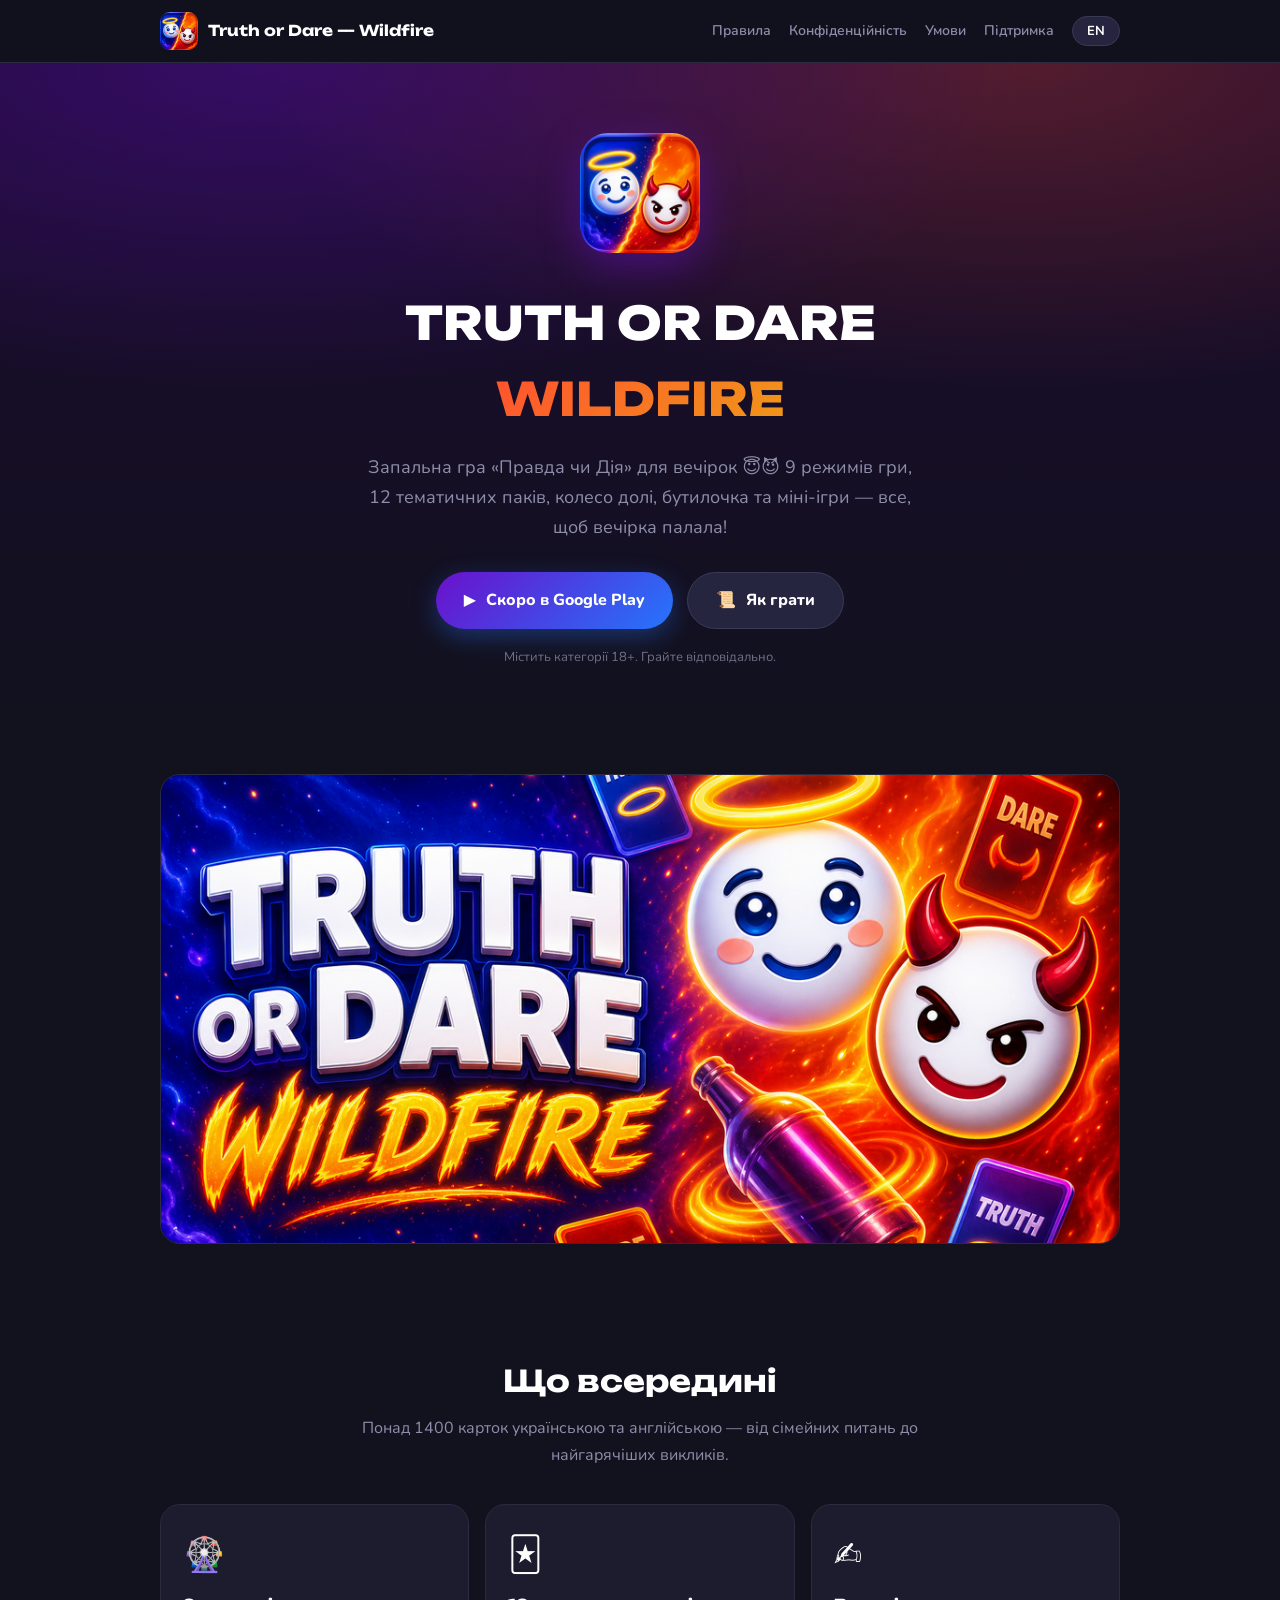
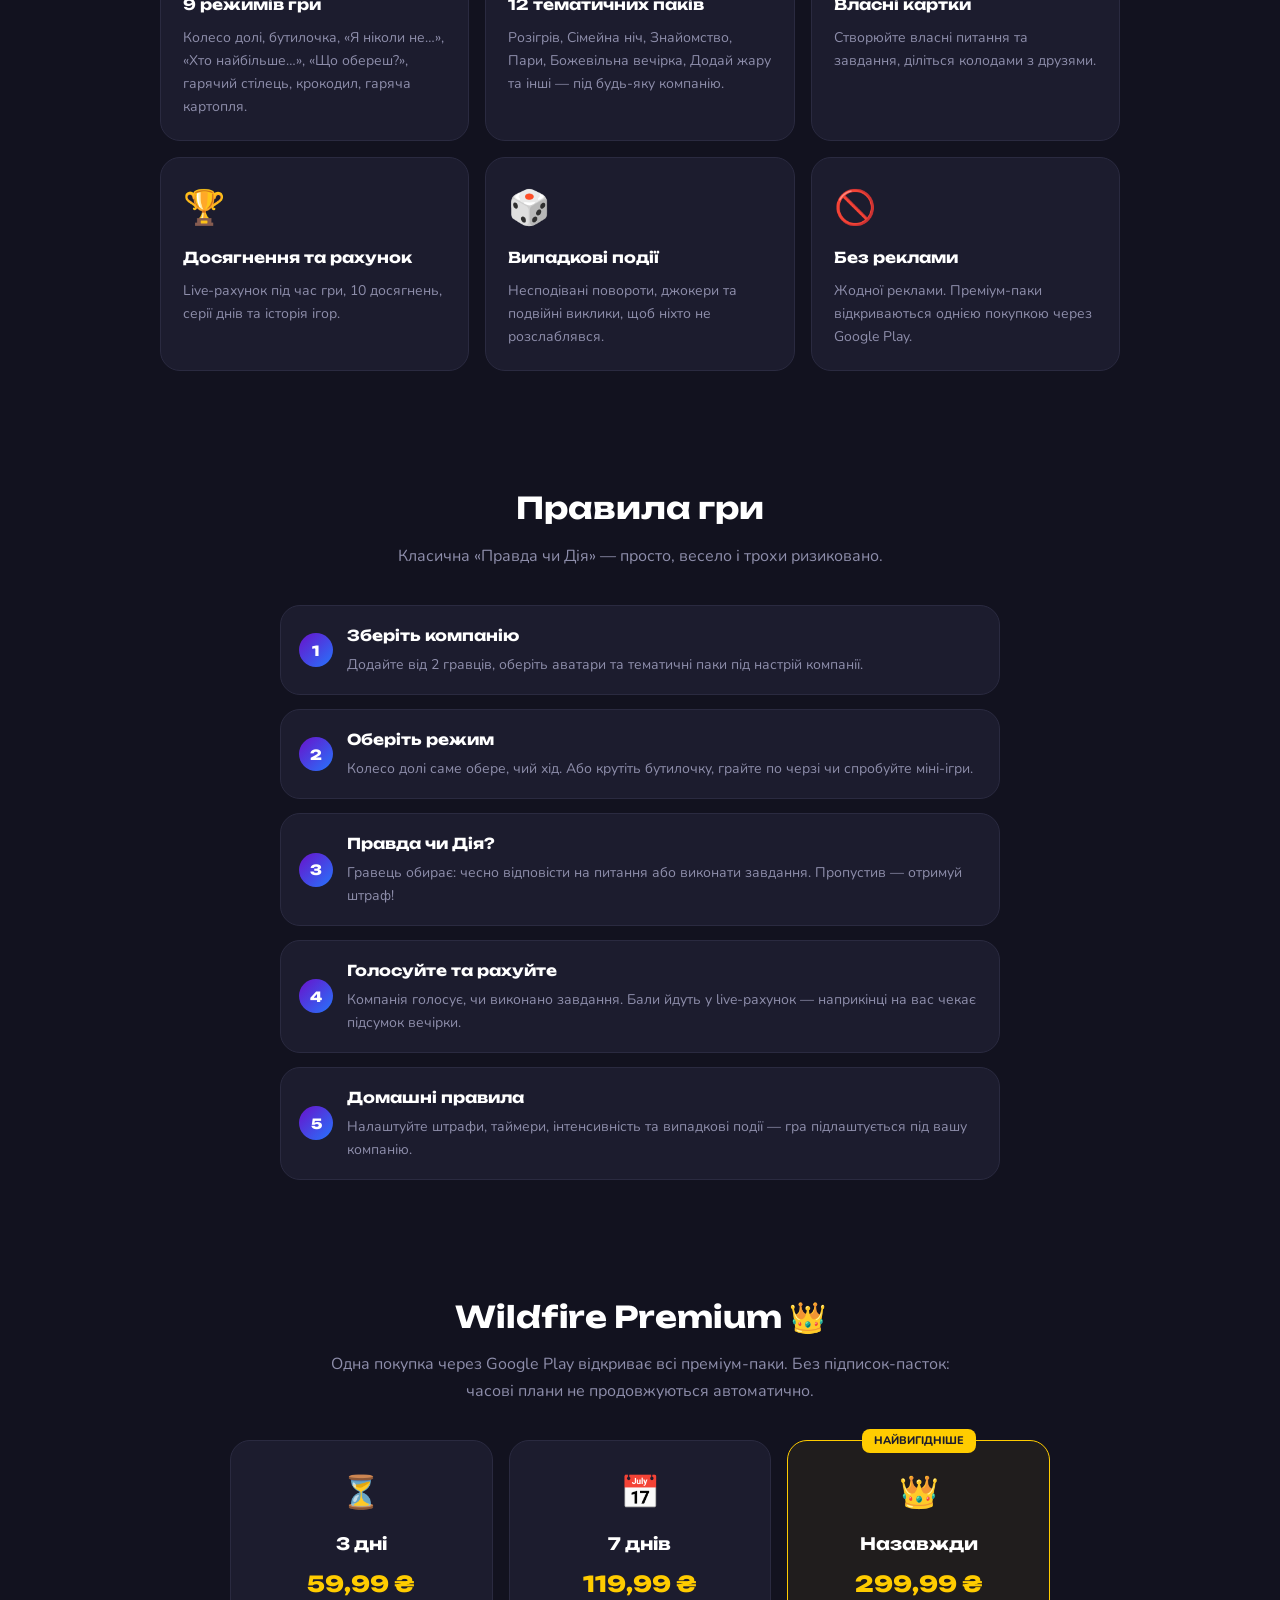
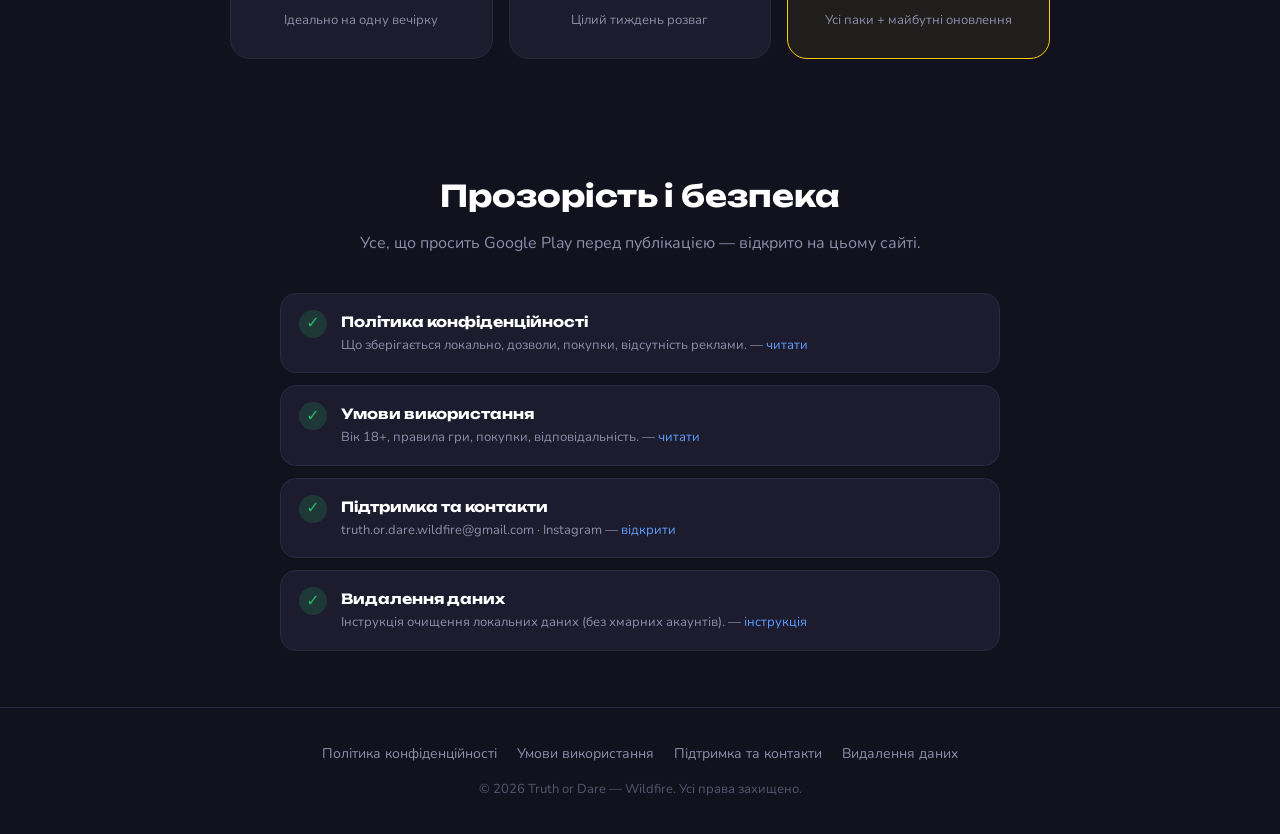
<file: index.html>
﻿<!DOCTYPE html>
<html lang="uk">
<head>
  <meta charset="UTF-8" />
  <meta name="viewport" content="width=device-width, initial-scale=1.0" />
  <title>Truth or Dare — Wildfire · Гра для вечірок</title>
  <meta name="description" content="Truth or Dare — Wildfire: запальна гра «Правда чи Дія» для вечірок. 9 режимів гри, 12 тематичних паків, колесо долі, бутилочка та міні-ігри. Android." />
  <meta property="og:title" content="Truth or Dare — Wildfire" />
  <meta property="og:description" content="Запальна гра «Правда чи Дія» для вечірок. Без реклами. Android." />
  <meta property="og:image" content="img/feature.png" />
  <meta property="og:type" content="website" />
  <meta name="theme-color" content="#12121f" />
  <link rel="canonical" href="https://maximbayer.github.io/Truth-or-Dare-Wildfire-Site/" />
  <link rel="icon" type="image/png" href="img/icon.png" />
  <link rel="preconnect" href="https://fonts.googleapis.com" />
  <link href="https://fonts.googleapis.com/css2?family=Unbounded:wght@600;700;800&family=Nunito:wght@400;600;700;800&display=swap" rel="stylesheet" />
  <link rel="stylesheet" href="css/style.css" />
  <script src="js/lang.js"></script>
</head>
<body>

<header>
  <nav class="nav">
    <a href="index.html" class="logo"><img src="img/icon.png" alt="Wildfire" /> Truth or Dare — Wildfire</a>
    <div class="nav-links">
      <a href="#how"><span data-lang="uk">Правила</span><span data-lang="en">How to play</span></a>
      <a href="privacy.html"><span data-lang="uk">Конфіденційність</span><span data-lang="en">Privacy</span></a>
      <a href="terms.html"><span data-lang="uk">Умови</span><span data-lang="en">Terms</span></a>
      <a href="support.html"><span data-lang="uk">Підтримка</span><span data-lang="en">Support</span></a>
      <button class="lang-btn" onclick="toggleLang()">EN</button>
    </div>
  </nav>
</header>

<main>
  <!-- ── Hero ── -->
  <div class="hero">
    <img class="appicon" src="img/icon.png" alt="Truth or Dare — Wildfire icon" />
    <h1>TRUTH OR DARE<br /><span class="fire">WILDFIRE</span></h1>
    <p class="tagline">
      <span data-lang="uk">Запальна гра «Правда чи Дія» для вечірок 😇😈 9 режимів гри, 12 тематичних паків, колесо долі, бутилочка та міні-ігри — все, щоб вечірка палала!</span>
      <span data-lang="en">The hottest Truth or Dare party game 😇😈 9 game modes, 12 themed packs, wheel of fate, spin the bottle and mini-games — everything to set your party on fire!</span>
    </p>
    <div class="badges">
      <a class="btn btn-play" href="#" title="Google Play">
        ▶ <span data-lang="uk">Скоро в Google Play</span><span data-lang="en">Coming soon to Google Play</span>
      </a>
      <a class="btn btn-ghost" href="#how">
        📜 <span data-lang="uk">Як грати</span><span data-lang="en">How to play</span>
      </a>
    </div>
    <p class="age-note">
      <span data-lang="uk">Містить категорії 18+. Грайте відповідально.</span>
      <span data-lang="en">Contains 18+ categories. Play responsibly.</span>
    </p>
  </div>

  <!-- ── Банер ── -->
  <section>
    <div class="container">
      <img class="feature-banner" src="img/feature.png" alt="Truth or Dare — Wildfire banner" />
    </div>
  </section>

  <!-- ── Можливості ── -->
  <section id="features">
    <div class="container">
      <h2><span data-lang="uk">Що всередині</span><span data-lang="en">What's inside</span></h2>
      <p class="sub">
        <span data-lang="uk">Понад 1400 карток українською та англійською — від сімейних питань до найгарячіших викликів.</span>
        <span data-lang="en">Over 1,400 cards in Ukrainian and English — from family-friendly questions to the spiciest challenges.</span>
      </p>
      <div class="grid">
        <div class="card"><span class="emoji">🎡</span>
          <h3><span data-lang="uk">9 режимів гри</span><span data-lang="en">9 game modes</span></h3>
          <p><span data-lang="uk">Колесо долі, бутилочка, «Я ніколи не…», «Хто найбільше…», «Що обереш?», гарячий стілець, крокодил, гаряча картопля.</span><span data-lang="en">Wheel of fate, spin the bottle, Never Have I Ever, Most Likely To, Would You Rather, Hot Seat, Charades, Hot Potato.</span></p>
        </div>
        <div class="card"><span class="emoji">🃏</span>
          <h3><span data-lang="uk">12 тематичних паків</span><span data-lang="en">12 themed packs</span></h3>
          <p><span data-lang="uk">Розігрів, Сімейна ніч, Знайомство, Пари, Божевільна вечірка, Додай жару та інші — під будь-яку компанію.</span><span data-lang="en">Warm-up, Family night, Getting to know you, Couples, Crazy party, Turn up the heat and more — for any crowd.</span></p>
        </div>
        <div class="card"><span class="emoji">✍️</span>
          <h3><span data-lang="uk">Власні картки</span><span data-lang="en">Custom cards</span></h3>
          <p><span data-lang="uk">Створюйте власні питання та завдання, діліться колодами з друзями.</span><span data-lang="en">Create your own truths and dares, share decks with friends.</span></p>
        </div>
        <div class="card"><span class="emoji">🏆</span>
          <h3><span data-lang="uk">Досягнення та рахунок</span><span data-lang="en">Achievements & score</span></h3>
          <p><span data-lang="uk">Live-рахунок під час гри, 10 досягнень, серії днів та історія ігор.</span><span data-lang="en">Live score during the game, 10 achievements, day streaks and game history.</span></p>
        </div>
        <div class="card"><span class="emoji">🎲</span>
          <h3><span data-lang="uk">Випадкові події</span><span data-lang="en">Random events</span></h3>
          <p><span data-lang="uk">Несподівані повороти, джокери та подвійні виклики, щоб ніхто не розслаблявся.</span><span data-lang="en">Unexpected twists, jokers and double dares so no one gets too comfortable.</span></p>
        </div>
        <div class="card"><span class="emoji">🚫</span>
          <h3><span data-lang="uk">Без реклами</span><span data-lang="en">No ads</span></h3>
          <p><span data-lang="uk">Жодної реклами. Преміум-паки відкриваються однією покупкою через Google Play.</span><span data-lang="en">Zero ads. Premium packs unlock with a single Google Play purchase.</span></p>
        </div>
      </div>
    </div>
  </section>

  <!-- ── Правила гри ── -->
  <section id="how">
    <div class="container">
      <h2><span data-lang="uk">Правила гри</span><span data-lang="en">How to play</span></h2>
      <p class="sub">
        <span data-lang="uk">Класична «Правда чи Дія» — просто, весело і трохи ризиковано.</span>
        <span data-lang="en">Classic Truth or Dare — simple, fun and just a little risky.</span>
      </p>
      <div class="steps">
        <div class="step">
          <h3><span data-lang="uk">Зберіть компанію</span><span data-lang="en">Gather your crew</span></h3>
          <p><span data-lang="uk">Додайте від 2 гравців, оберіть аватари та тематичні паки під настрій компанії.</span><span data-lang="en">Add 2+ players, pick avatars and choose themed packs to match the mood.</span></p>
        </div>
        <div class="step">
          <h3><span data-lang="uk">Оберіть режим</span><span data-lang="en">Pick a mode</span></h3>
          <p><span data-lang="uk">Колесо долі саме обере, чий хід. Або крутіть бутилочку, грайте по черзі чи спробуйте міні-ігри.</span><span data-lang="en">Spin the wheel of fate to pick who's next. Or spin the bottle, take turns, or try the mini-games.</span></p>
        </div>
        <div class="step">
          <h3><span data-lang="uk">Правда чи Дія?</span><span data-lang="en">Truth or Dare?</span></h3>
          <p><span data-lang="uk">Гравець обирає: чесно відповісти на питання або виконати завдання. Пропустив — отримуй штраф!</span><span data-lang="en">The player chooses: answer a question honestly or complete a dare. Skip it — and pay the penalty!</span></p>
        </div>
        <div class="step">
          <h3><span data-lang="uk">Голосуйте та рахуйте</span><span data-lang="en">Vote and score</span></h3>
          <p><span data-lang="uk">Компанія голосує, чи виконано завдання. Бали йдуть у live-рахунок — наприкінці на вас чекає підсумок вечірки.</span><span data-lang="en">The group votes on whether the dare was done. Points go to the live score — a party summary awaits at the end.</span></p>
        </div>
        <div class="step">
          <h3><span data-lang="uk">Домашні правила</span><span data-lang="en">House rules</span></h3>
          <p><span data-lang="uk">Налаштуйте штрафи, таймери, інтенсивність та випадкові події — гра підлаштується під вашу компанію.</span><span data-lang="en">Customize penalties, timers, intensity and random events — the game adapts to your group.</span></p>
        </div>
      </div>
    </div>
  </section>

  <!-- ── Преміум ── -->
  <section id="premium">
    <div class="container">
      <h2>Wildfire Premium 👑</h2>
      <p class="sub">
        <span data-lang="uk">Одна покупка через Google Play відкриває всі преміум-паки. Без підписок-пасток: часові плани не продовжуються автоматично.</span>
        <span data-lang="en">One Google Play purchase unlocks all premium packs. No subscription traps: timed plans never auto-renew.</span>
      </p>
      <div class="plans">
        <div class="plan">
          <span class="emoji">⏳</span>
          <h3><span data-lang="uk">3 дні</span><span data-lang="en">3 days</span></h3>
          <div class="price">59,99 ₴</div>
          <p><span data-lang="uk">Ідеально на одну вечірку</span><span data-lang="en">Perfect for one party</span></p>
        </div>
        <div class="plan">
          <span class="emoji">📅</span>
          <h3><span data-lang="uk">7 днів</span><span data-lang="en">7 days</span></h3>
          <div class="price">119,99 ₴</div>
          <p><span data-lang="uk">Цілий тиждень розваг</span><span data-lang="en">A whole week of fun</span></p>
        </div>
        <div class="plan best">
          <span class="ribbon"><span data-lang="uk">НАЙВИГІДНІШЕ</span><span data-lang="en">BEST VALUE</span></span>
          <span class="emoji">👑</span>
          <h3><span data-lang="uk">Назавжди</span><span data-lang="en">Forever</span></h3>
          <div class="price">299,99 ₴</div>
          <p><span data-lang="uk">Усі паки + майбутні оновлення</span><span data-lang="en">All packs + future updates</span></p>
        </div>
      </div>
    </div>
  </section>

  <!-- ── Безпека / Play Market ── -->
  <section id="safety">
    <div class="container">
      <h2><span data-lang="uk">Прозорість і безпека</span><span data-lang="en">Transparency &amp; safety</span></h2>
      <p class="sub">
        <span data-lang="uk">Усе, що просить Google Play перед публікацією — відкрито на цьому сайті.</span>
        <span data-lang="en">Everything Google Play asks for before publication is available on this site.</span>
      </p>
      <div class="checklist">
        <div class="check-item">
          <div class="mark">✓</div>
          <div>
            <h3><span data-lang="uk">Політика конфіденційності</span><span data-lang="en">Privacy Policy</span></h3>
            <p><span data-lang="uk">Що зберігається локально, дозволи, покупки, відсутність реклами.</span><span data-lang="en">Local storage, permissions, purchases, no ads.</span> — <a href="privacy.html"><span data-lang="uk">читати</span><span data-lang="en">read</span></a></p>
          </div>
        </div>
        <div class="check-item">
          <div class="mark">✓</div>
          <div>
            <h3><span data-lang="uk">Умови використання</span><span data-lang="en">Terms of Use</span></h3>
            <p><span data-lang="uk">Вік 18+, правила гри, покупки, відповідальність.</span><span data-lang="en">Age 18+, game rules, purchases, liability.</span> — <a href="terms.html"><span data-lang="uk">читати</span><span data-lang="en">read</span></a></p>
          </div>
        </div>
        <div class="check-item">
          <div class="mark">✓</div>
          <div>
            <h3><span data-lang="uk">Підтримка та контакти</span><span data-lang="en">Support &amp; contact</span></h3>
            <p>truth.or.dare.wildfire@gmail.com · Instagram — <a href="support.html"><span data-lang="uk">відкрити</span><span data-lang="en">open</span></a></p>
          </div>
        </div>
        <div class="check-item">
          <div class="mark">✓</div>
          <div>
            <h3><span data-lang="uk">Видалення даних</span><span data-lang="en">Data deletion</span></h3>
            <p><span data-lang="uk">Інструкція очищення локальних даних (без хмарних акаунтів).</span><span data-lang="en">How to clear local data (no cloud accounts).</span> — <a href="support.html#delete-data"><span data-lang="uk">інструкція</span><span data-lang="en">guide</span></a></p>
          </div>
        </div>
      </div>
    </div>
  </section>
</main>

<footer>
  <div class="flinks">
    <a href="privacy.html"><span data-lang="uk">Політика конфіденційності</span><span data-lang="en">Privacy Policy</span></a>
    <a href="terms.html"><span data-lang="uk">Умови використання</span><span data-lang="en">Terms of Use</span></a>
    <a href="support.html"><span data-lang="uk">Підтримка та контакти</span><span data-lang="en">Support & Contact</span></a>
    <a href="support.html#delete-data"><span data-lang="uk">Видалення даних</span><span data-lang="en">Data deletion</span></a>
  </div>
  <p class="copy">© 2026 Truth or Dare — Wildfire. <span data-lang="uk">Усі права захищено.</span><span data-lang="en">All rights reserved.</span></p>
</footer>

</body>
</html>
</file>
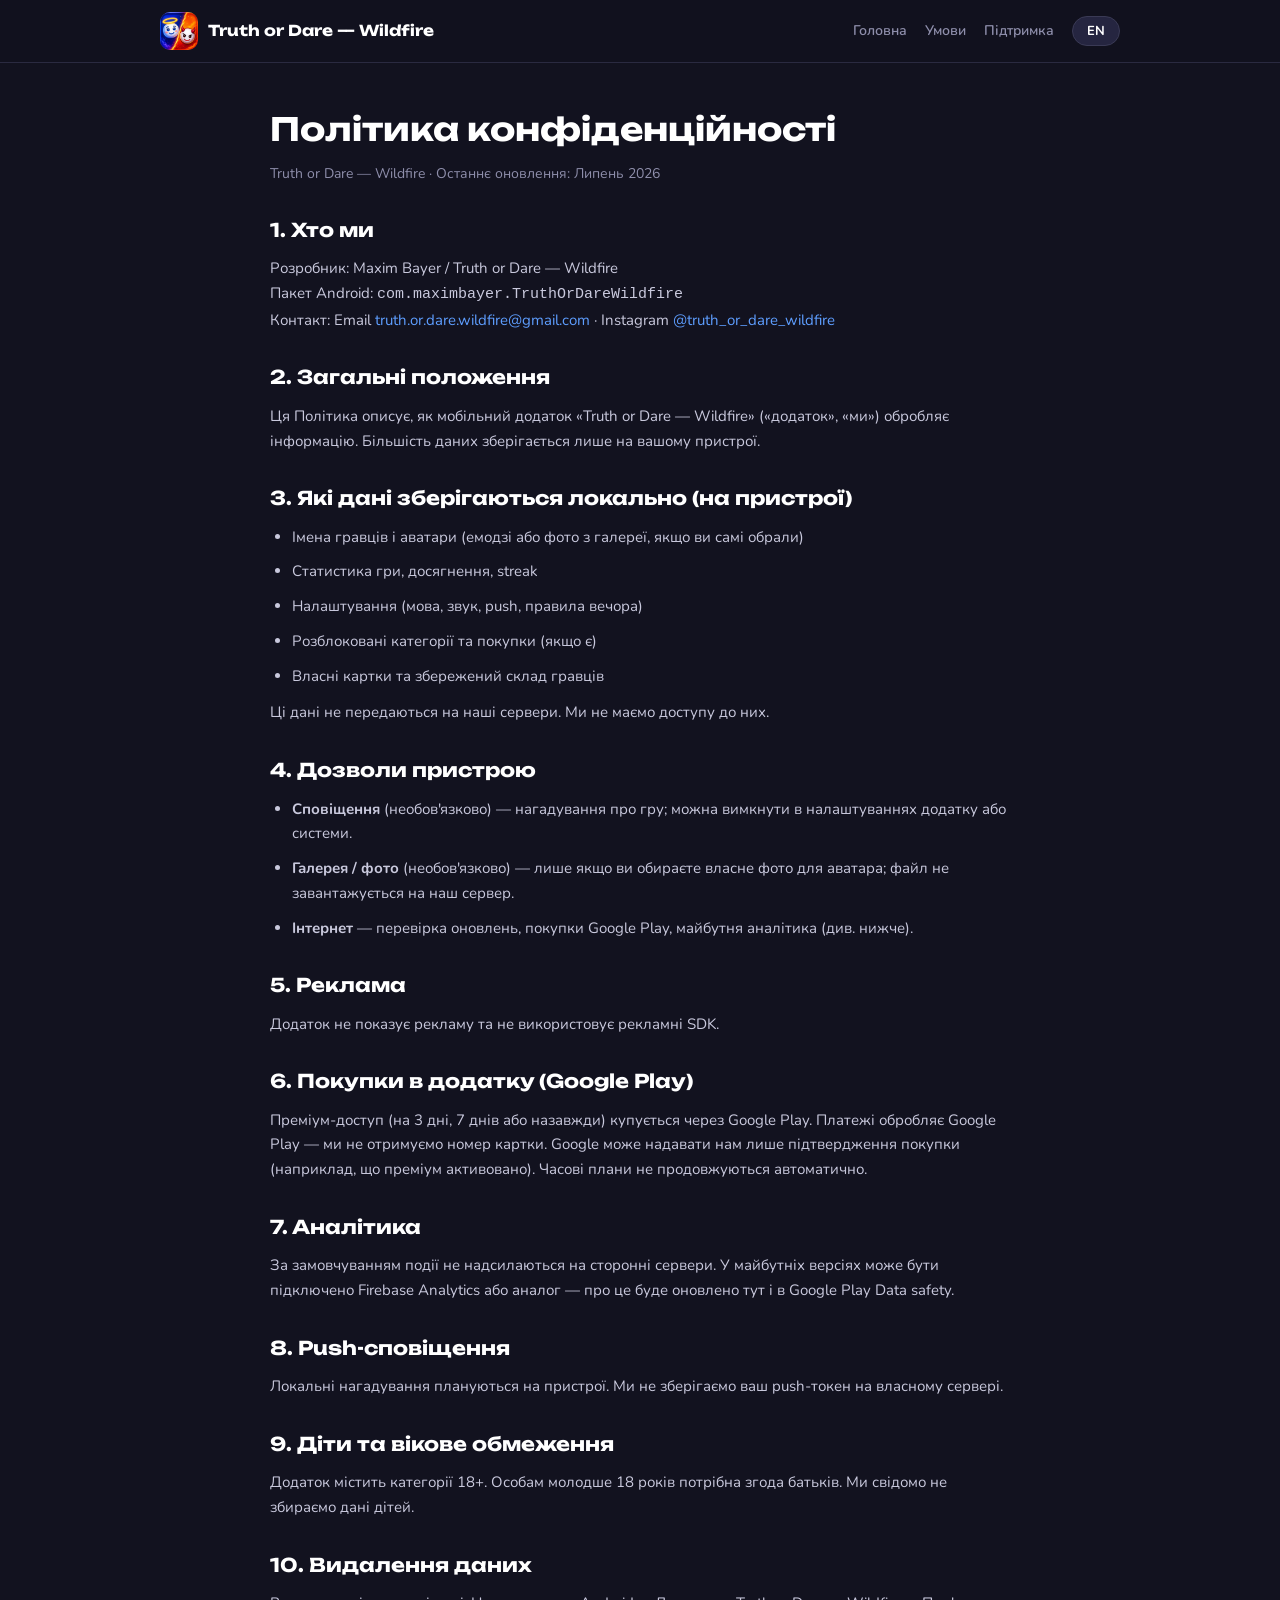
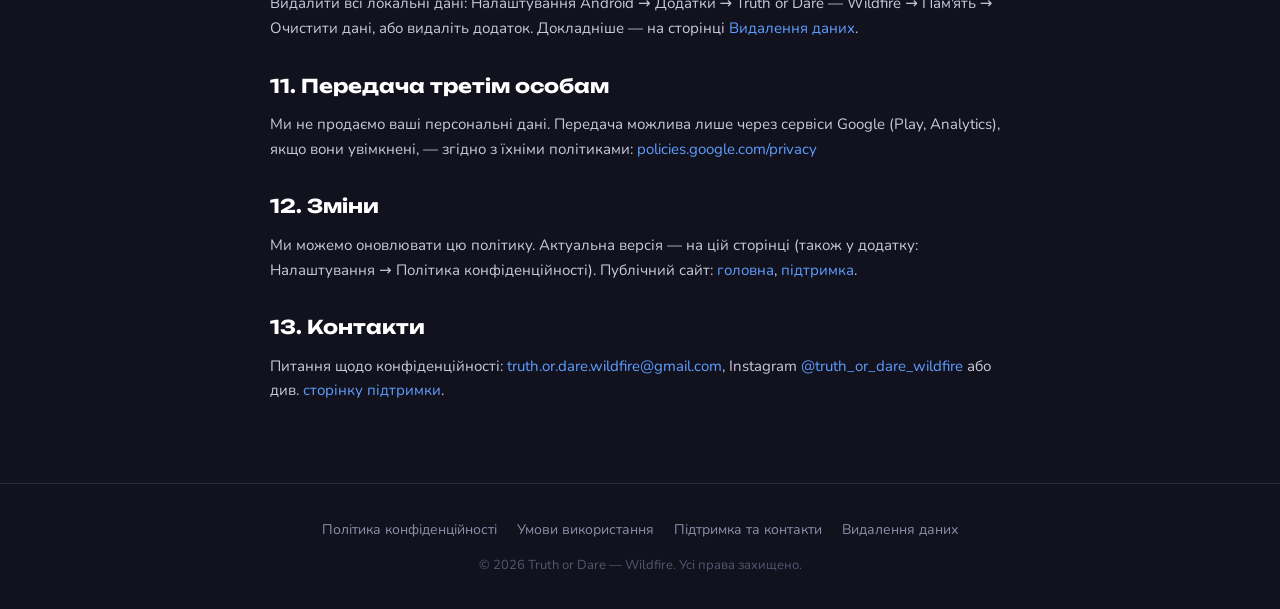
<file: privacy.html>
<!DOCTYPE html>
<html lang="uk">
<head>
  <meta charset="UTF-8" />
  <meta name="viewport" content="width=device-width, initial-scale=1.0" />
  <title>Політика конфіденційності · Truth or Dare — Wildfire</title>
  <meta name="description" content="Політика конфіденційності мобільного додатку Truth or Dare — Wildfire. Privacy Policy for the Truth or Dare — Wildfire mobile app." />
  <link rel="icon" type="image/png" href="img/icon.png" />
  <link rel="preconnect" href="https://fonts.googleapis.com" />
  <link href="https://fonts.googleapis.com/css2?family=Unbounded:wght@600;700;800&family=Nunito:wght@400;600;700;800&display=swap" rel="stylesheet" />
  <link rel="stylesheet" href="css/style.css" />
  <script src="js/lang.js"></script>
</head>
<body>

<header>
  <nav class="nav">
    <a href="index.html" class="logo"><img src="img/icon.png" alt="Wildfire" /> Truth or Dare — Wildfire</a>
    <div class="nav-links">
      <a href="index.html"><span data-lang="uk">Головна</span><span data-lang="en">Home</span></a>
      <a href="terms.html"><span data-lang="uk">Умови</span><span data-lang="en">Terms</span></a>
      <a href="support.html"><span data-lang="uk">Підтримка</span><span data-lang="en">Support</span></a>
      <button class="lang-btn" onclick="toggleLang()">EN</button>
    </div>
  </nav>
</header>

<main class="legal">

  <!-- ═══════════ УКРАЇНСЬКА ═══════════ -->
  <div data-lang="uk">
    <h1>Політика конфіденційності</h1>
    <p class="updated">Truth or Dare — Wildfire · Останнє оновлення: Липень 2026</p>

    <h2>1. Хто ми</h2>
    <p>Розробник: Maxim Bayer / Truth or Dare — Wildfire<br />
    Пакет Android: <code>com.maximbayer.TruthOrDareWildfire</code><br />
    Контакт: Email <a href="mailto:truth.or.dare.wildfire@gmail.com">truth.or.dare.wildfire@gmail.com</a>
    · Instagram <a href="https://www.instagram.com/truth_or_dare_wildfire" target="_blank" rel="noopener">@truth_or_dare_wildfire</a></p>

    <h2>2. Загальні положення</h2>
    <p>Ця Політика описує, як мобільний додаток «Truth or Dare — Wildfire» («додаток», «ми») обробляє інформацію. Більшість даних зберігається лише на вашому пристрої.</p>

    <h2>3. Які дані зберігаються локально (на пристрої)</h2>
    <ul>
      <li>Імена гравців і аватари (емодзі або фото з галереї, якщо ви самі обрали)</li>
      <li>Статистика гри, досягнення, streak</li>
      <li>Налаштування (мова, звук, push, правила вечора)</li>
      <li>Розблоковані категорії та покупки (якщо є)</li>
      <li>Власні картки та збережений склад гравців</li>
    </ul>
    <p>Ці дані не передаються на наші сервери. Ми не маємо доступу до них.</p>

    <h2>4. Дозволи пристрою</h2>
    <ul>
      <li><strong>Сповіщення</strong> (необов'язково) — нагадування про гру; можна вимкнути в налаштуваннях додатку або системи.</li>
      <li><strong>Галерея / фото</strong> (необов'язково) — лише якщо ви обираєте власне фото для аватара; файл не завантажується на наш сервер.</li>
      <li><strong>Інтернет</strong> — перевірка оновлень, покупки Google Play, майбутня аналітика (див. нижче).</li>
    </ul>

    <h2>5. Реклама</h2>
    <p>Додаток не показує рекламу та не використовує рекламні SDK.</p>

    <h2>6. Покупки в додатку (Google Play)</h2>
    <p>Преміум-доступ (на 3 дні, 7 днів або назавжди) купується через Google Play. Платежі обробляє Google Play — ми не отримуємо номер картки. Google може надавати нам лише підтвердження покупки (наприклад, що преміум активовано). Часові плани не продовжуються автоматично.</p>

    <h2>7. Аналітика</h2>
    <p>За замовчуванням події не надсилаються на сторонні сервери. У майбутніх версіях може бути підключено Firebase Analytics або аналог — про це буде оновлено тут і в Google Play Data safety.</p>

    <h2>8. Push-сповіщення</h2>
    <p>Локальні нагадування плануються на пристрої. Ми не зберігаємо ваш push-токен на власному сервері.</p>

    <h2>9. Діти та вікове обмеження</h2>
    <p>Додаток містить категорії 18+. Особам молодше 18 років потрібна згода батьків. Ми свідомо не збираємо дані дітей.</p>

    <h2>10. Видалення даних</h2>
    <p>Видалити всі локальні дані: Налаштування Android → Додатки → Truth or Dare — Wildfire → Пам'ять → Очистити дані, або видаліть додаток. Докладніше — на сторінці <a href="support.html#delete-data">Видалення даних</a>.</p>

    <h2>11. Передача третім особам</h2>
    <p>Ми не продаємо ваші персональні дані. Передача можлива лише через сервіси Google (Play, Analytics), якщо вони увімкнені, — згідно з їхніми політиками: <a href="https://policies.google.com/privacy" target="_blank" rel="noopener">policies.google.com/privacy</a></p>

    <h2>12. Зміни</h2>
    <p>Ми можемо оновлювати цю політику. Актуальна версія — на цій сторінці (також у додатку: Налаштування → Політика конфіденційності). Публічний сайт: <a href="index.html">головна</a>, <a href="support.html">підтримка</a>.</p>

    <h2>13. Контакти</h2>
    <p>Питання щодо конфіденційності: <a href="mailto:truth.or.dare.wildfire@gmail.com">truth.or.dare.wildfire@gmail.com</a>, Instagram <a href="https://www.instagram.com/truth_or_dare_wildfire" target="_blank" rel="noopener">@truth_or_dare_wildfire</a> або див. <a href="support.html">сторінку підтримки</a>.</p>
  </div>

  <!-- ═══════════ ENGLISH ═══════════ -->
  <div data-lang="en">
    <h1>Privacy Policy</h1>
    <p class="updated">Truth or Dare — Wildfire · Last updated: July 2026</p>

    <h2>1. Who we are</h2>
    <p>Developer: Maxim Bayer / Truth or Dare — Wildfire<br />
    Android package: <code>com.maximbayer.TruthOrDareWildfire</code><br />
    Contact: Email <a href="mailto:truth.or.dare.wildfire@gmail.com">truth.or.dare.wildfire@gmail.com</a>
    · Instagram <a href="https://www.instagram.com/truth_or_dare_wildfire" target="_blank" rel="noopener">@truth_or_dare_wildfire</a></p>

    <h2>2. General</h2>
    <p>This Policy explains how the "Truth or Dare — Wildfire" mobile app ("app", "we") handles information. Most data stays on your device only.</p>

    <h2>3. Data stored locally (on device)</h2>
    <ul>
      <li>Player names and avatars (emoji or a photo you pick from gallery)</li>
      <li>Game stats, achievements, streak</li>
      <li>Settings (language, sound, push, house rules)</li>
      <li>Unlocked categories and purchases (if any)</li>
      <li>Custom cards and saved player roster</li>
    </ul>
    <p>This data is not sent to our servers. We cannot access it.</p>

    <h2>4. Device permissions</h2>
    <ul>
      <li><strong>Notifications</strong> (optional) — game reminders; disable in app or system settings.</li>
      <li><strong>Gallery / photos</strong> (optional) — only if you choose a custom avatar photo; not uploaded to our server.</li>
      <li><strong>Internet</strong> — updates, Google Play purchases, future analytics (see below).</li>
    </ul>

    <h2>5. Advertising</h2>
    <p>The app does not show ads and does not use any advertising SDKs.</p>

    <h2>6. In-app purchases (Google Play)</h2>
    <p>Premium access (3 days, 7 days, or forever) is purchased via Google Play. Payments are processed by Google Play — we do not receive card numbers. Google may provide purchase confirmation only (e.g. premium activated). Timed plans do not auto-renew.</p>

    <h2>7. Analytics</h2>
    <p>By default events are not sent to third-party servers. Future versions may use Firebase Analytics — this policy and Google Play Data safety will be updated.</p>

    <h2>8. Push notifications</h2>
    <p>Local reminders are scheduled on device. We do not store your push token on our own server.</p>

    <h2>9. Children and age</h2>
    <p>The app includes 18+ categories. Users under 18 need parental consent. We do not knowingly collect children's data.</p>

    <h2>10. Data deletion</h2>
    <p>Delete all local data: Android Settings → Apps → Truth or Dare — Wildfire → Storage → Clear data, or uninstall the app. See the <a href="support.html#delete-data">Data deletion</a> page for details.</p>

    <h2>11. Third parties</h2>
    <p>We do not sell your personal data. Data may flow through Google services (Play, Analytics) when enabled, under their policies: <a href="https://policies.google.com/privacy" target="_blank" rel="noopener">policies.google.com/privacy</a></p>

    <h2>12. Changes</h2>
    <p>We may update this policy. The current version is on this page (and in the app: Settings → Privacy Policy). Public site: <a href="index.html">home</a>, <a href="support.html">support</a>.</p>

    <h2>13. Contact</h2>
    <p>Privacy questions: <a href="mailto:truth.or.dare.wildfire@gmail.com">truth.or.dare.wildfire@gmail.com</a>, Instagram <a href="https://www.instagram.com/truth_or_dare_wildfire" target="_blank" rel="noopener">@truth_or_dare_wildfire</a> or see the <a href="support.html">support page</a>.</p>
  </div>

</main>

<footer>
  <div class="flinks">
    <a href="privacy.html"><span data-lang="uk">Політика конфіденційності</span><span data-lang="en">Privacy Policy</span></a>
    <a href="terms.html"><span data-lang="uk">Умови використання</span><span data-lang="en">Terms of Use</span></a>
    <a href="support.html"><span data-lang="uk">Підтримка та контакти</span><span data-lang="en">Support & Contact</span></a>
    <a href="support.html#delete-data"><span data-lang="uk">Видалення даних</span><span data-lang="en">Data deletion</span></a>
  </div>
  <p class="copy">© 2026 Truth or Dare — Wildfire. <span data-lang="uk">Усі права захищено.</span><span data-lang="en">All rights reserved.</span></p>
</footer>

</body>
</html>
</file>
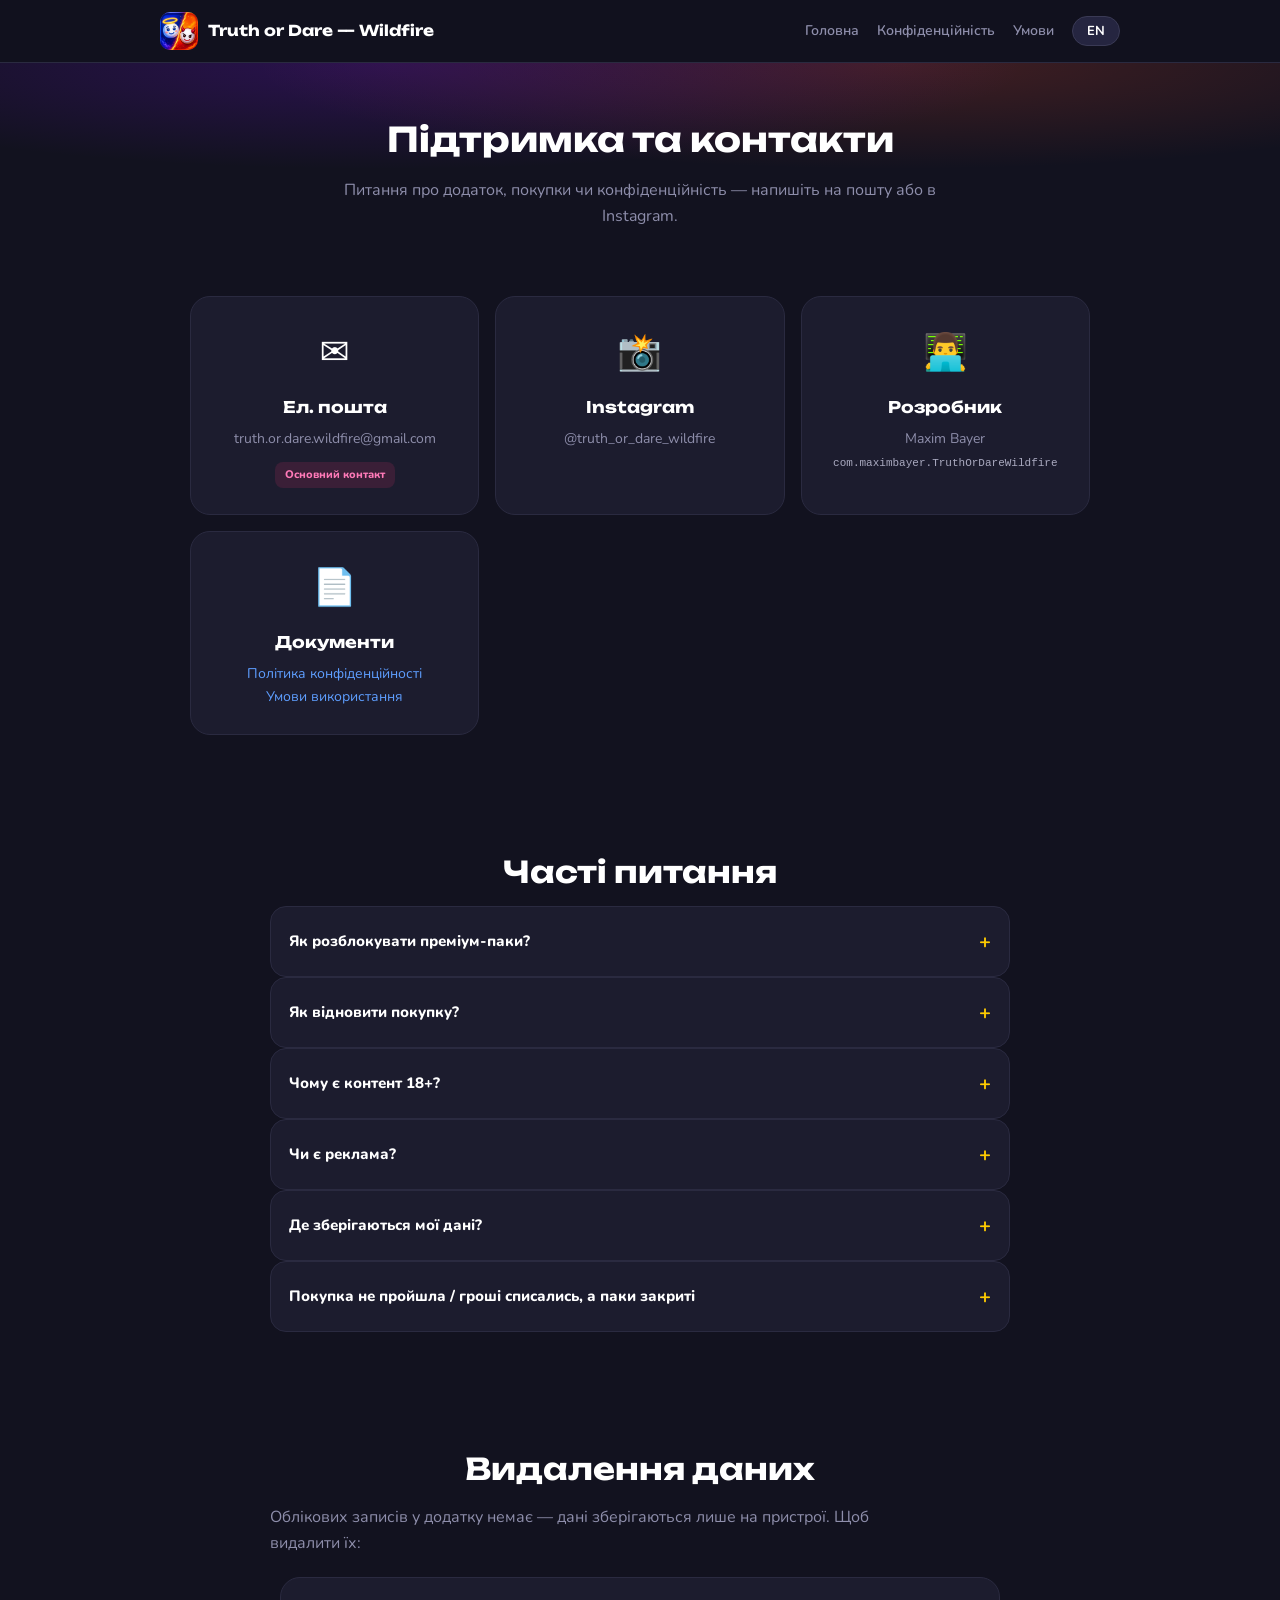
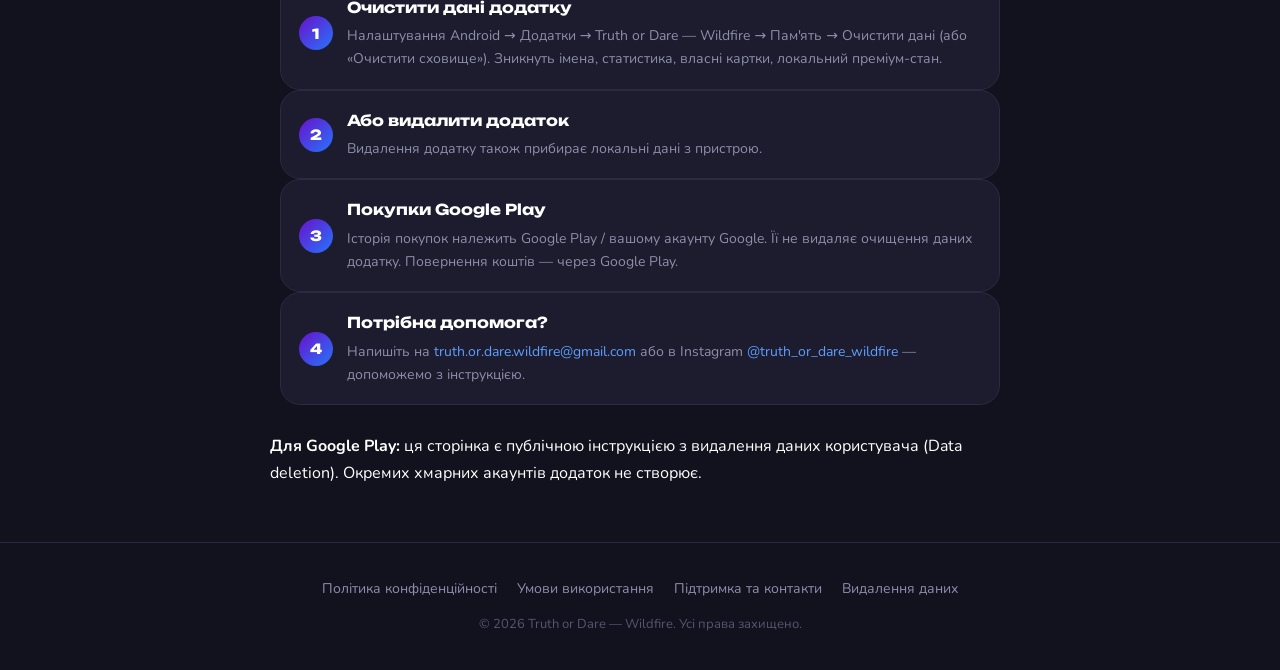
<file: support.html>
<!DOCTYPE html>
<html lang="uk">
<head>
  <meta charset="UTF-8" />
  <meta name="viewport" content="width=device-width, initial-scale=1.0" />
  <title>Підтримка та контакти · Truth or Dare — Wildfire</title>
  <meta name="description" content="Підтримка, контакти та видалення даних для Truth or Dare — Wildfire. Support, contact and data deletion for the Truth or Dare — Wildfire app." />
  <link rel="icon" type="image/png" href="img/icon.png" />
  <link rel="preconnect" href="https://fonts.googleapis.com" />
  <link href="https://fonts.googleapis.com/css2?family=Unbounded:wght@600;700;800&family=Nunito:wght@400;600;700;800&display=swap" rel="stylesheet" />
  <link rel="stylesheet" href="css/style.css" />
  <script src="js/lang.js"></script>
</head>
<body>

<header>
  <nav class="nav">
    <a href="index.html" class="logo"><img src="img/icon.png" alt="Wildfire" /> Truth or Dare — Wildfire</a>
    <div class="nav-links">
      <a href="index.html"><span data-lang="uk">Головна</span><span data-lang="en">Home</span></a>
      <a href="privacy.html"><span data-lang="uk">Конфіденційність</span><span data-lang="en">Privacy</span></a>
      <a href="terms.html"><span data-lang="uk">Умови</span><span data-lang="en">Terms</span></a>
      <button class="lang-btn" onclick="toggleLang()">EN</button>
    </div>
  </nav>
</header>

<main>

  <section class="page-hero">
    <div class="container">
      <h1><span data-lang="uk">Підтримка та контакти</span><span data-lang="en">Support & Contact</span></h1>
      <p class="sub" style="margin-bottom: 0">
        <span data-lang="uk">Питання про додаток, покупки чи конфіденційність — напишіть на пошту або в Instagram.</span>
        <span data-lang="en">Questions about the app, purchases or privacy — email us or write on Instagram.</span>
      </p>
    </div>
  </section>

  <section>
    <div class="container">
      <div class="contact-grid">
        <a class="contact-card contact-link" href="mailto:truth.or.dare.wildfire@gmail.com">
          <span class="emoji">✉️</span>
          <h3><span data-lang="uk">Ел. пошта</span><span data-lang="en">Email</span></h3>
          <p>truth.or.dare.wildfire@gmail.com</p>
          <span class="chip"><span data-lang="uk">Основний контакт</span><span data-lang="en">Primary contact</span></span>
        </a>
        <a class="contact-card contact-link" href="https://www.instagram.com/truth_or_dare_wildfire" target="_blank" rel="noopener">
          <span class="emoji">📸</span>
          <h3>Instagram</h3>
          <p>@truth_or_dare_wildfire</p>
        </a>
        <div class="contact-card">
          <span class="emoji">👨‍💻</span>
          <h3><span data-lang="uk">Розробник</span><span data-lang="en">Developer</span></h3>
          <p>Maxim Bayer<br /><code>com.maximbayer.TruthOrDareWildfire</code></p>
        </div>
        <div class="contact-card">
          <span class="emoji">📄</span>
          <h3><span data-lang="uk">Документи</span><span data-lang="en">Documents</span></h3>
          <p>
            <a href="privacy.html"><span data-lang="uk">Політика конфіденційності</span><span data-lang="en">Privacy Policy</span></a><br />
            <a href="terms.html"><span data-lang="uk">Умови використання</span><span data-lang="en">Terms of Use</span></a>
          </p>
        </div>
      </div>
    </div>
  </section>

  <section id="faq">
    <div class="container narrow">
      <h2><span data-lang="uk">Часті питання</span><span data-lang="en">FAQ</span></h2>

      <div class="faq" data-lang="uk">
        <details>
          <summary>Як розблокувати преміум-паки?</summary>
          <p>Відкрийте замок на паку або пункт «Wildfire Premium» у Налаштуваннях. Доступні плани: 3 дні, 7 днів або назавжди. Оплата лише через Google Play. Реклами та промокодів немає.</p>
        </details>
        <details>
          <summary>Як відновити покупку?</summary>
          <p>У вікні Premium натисніть «Відновити покупки» під тим самим акаунтом Google Play, з якого купували. Відновлюється план «назавжди». Часові плани не відновлюються після закінчення строку.</p>
        </details>
        <details>
          <summary>Чому є контент 18+?</summary>
          <p>Деякі паки містять дорослий / провокативний контент. Перед увімкненням показується попередження. Для сімейної компанії обирайте «Сімейна ніч», «Розігрів», «Знайомство» тощо.</p>
        </details>
        <details>
          <summary>Чи є реклама?</summary>
          <p>Ні. Додаток не показує рекламу і не використовує рекламні SDK.</p>
        </details>
        <details>
          <summary>Де зберігаються мої дані?</summary>
          <p>Локально на пристрої (імена, статистика, власні картки, налаштування). Ми не маємо власного сервера з вашими профілями. Деталі — у <a href="privacy.html">Політиці конфіденційності</a>.</p>
        </details>
        <details>
          <summary>Покупка не пройшла / гроші списались, а паки закриті</summary>
          <p>Спочатку спробуйте «Відновити покупки». Якщо не допомогло — напишіть на <a href="mailto:truth.or.dare.wildfire@gmail.com">truth.or.dare.wildfire@gmail.com</a> або в Instagram зі скріншотом квитанції Google Play (без повного номера картки).</p>
        </details>
      </div>

      <div class="faq" data-lang="en">
        <details>
          <summary>How do I unlock premium packs?</summary>
          <p>Tap the lock on a pack or open "Wildfire Premium" in Settings. Plans: 3 days, 7 days, or forever. Payment is via Google Play only. No ads and no promo codes.</p>
        </details>
        <details>
          <summary>How do I restore a purchase?</summary>
          <p>In the Premium sheet tap "Restore purchases" with the same Google Play account you used to buy. Forever access can be restored. Timed plans expire and are not restored after they end.</p>
        </details>
        <details>
          <summary>Why is there 18+ content?</summary>
          <p>Some packs include adult / provocative content. A warning appears before enabling them. For family-friendly play choose Family night, Warm-up, Getting to know you, etc.</p>
        </details>
        <details>
          <summary>Are there ads?</summary>
          <p>No. The app does not show ads and does not use advertising SDKs.</p>
        </details>
        <details>
          <summary>Where is my data stored?</summary>
          <p>Locally on your device (names, stats, custom cards, settings). We do not run a server with your profiles. Details are in the <a href="privacy.html">Privacy Policy</a>.</p>
        </details>
        <details>
          <summary>Payment went through but packs stay locked</summary>
          <p>Try "Restore purchases" first. If it still fails, email <a href="mailto:truth.or.dare.wildfire@gmail.com">truth.or.dare.wildfire@gmail.com</a> or message us on Instagram with a Google Play receipt screenshot (hide full card numbers).</p>
        </details>
      </div>
    </div>
  </section>

  <section id="delete-data">
    <div class="container narrow">
      <h2><span data-lang="uk">Видалення даних</span><span data-lang="en">Data deletion</span></h2>
      <p class="sub" style="text-align: left; margin: 0 0 20px">
        <span data-lang="uk">Облікових записів у додатку немає — дані зберігаються лише на пристрої. Щоб видалити їх:</span>
        <span data-lang="en">There are no in-app accounts — data stays on your device only. To delete it:</span>
      </p>

      <div class="steps" data-lang="uk">
        <div class="step">
          <h3>Очистити дані додатку</h3>
          <p>Налаштування Android → Додатки → Truth or Dare — Wildfire → Пам'ять → Очистити дані (або «Очистити сховище»). Зникнуть імена, статистика, власні картки, локальний преміум-стан.</p>
        </div>
        <div class="step">
          <h3>Або видалити додаток</h3>
          <p>Видалення додатку також прибирає локальні дані з пристрою.</p>
        </div>
        <div class="step">
          <h3>Покупки Google Play</h3>
          <p>Історія покупок належить Google Play / вашому акаунту Google. Її не видаляє очищення даних додатку. Повернення коштів — через Google Play.</p>
        </div>
        <div class="step">
          <h3>Потрібна допомога?</h3>
          <p>Напишіть на <a href="mailto:truth.or.dare.wildfire@gmail.com">truth.or.dare.wildfire@gmail.com</a> або в Instagram <a href="https://www.instagram.com/truth_or_dare_wildfire" target="_blank" rel="noopener">@truth_or_dare_wildfire</a> — допоможемо з інструкцією.</p>
        </div>
      </div>

      <div class="steps" data-lang="en">
        <div class="step">
          <h3>Clear app data</h3>
          <p>Android Settings → Apps → Truth or Dare — Wildfire → Storage → Clear data (or Clear storage). This removes names, stats, custom cards and local premium state.</p>
        </div>
        <div class="step">
          <h3>Or uninstall the app</h3>
          <p>Uninstalling also removes local data from the device.</p>
        </div>
        <div class="step">
          <h3>Google Play purchases</h3>
          <p>Purchase history belongs to Google Play / your Google account. Clearing app data does not delete it. Refunds go through Google Play.</p>
        </div>
        <div class="step">
          <h3>Need help?</h3>
          <p>Email <a href="mailto:truth.or.dare.wildfire@gmail.com">truth.or.dare.wildfire@gmail.com</a> or message us on Instagram <a href="https://www.instagram.com/truth_or_dare_wildfire" target="_blank" rel="noopener">@truth_or_dare_wildfire</a> — we’ll guide you.</p>
        </div>
      </div>

      <div class="notice" style="margin-top: 28px">
        <span data-lang="uk"><strong>Для Google Play:</strong> ця сторінка є публічною інструкцією з видалення даних користувача (Data deletion). Окремих хмарних акаунтів додаток не створює.</span>
        <span data-lang="en"><strong>For Google Play:</strong> this page is the public user data deletion resource. The app does not create cloud accounts.</span>
      </div>
    </div>
  </section>

</main>

<footer>
  <div class="flinks">
    <a href="privacy.html"><span data-lang="uk">Політика конфіденційності</span><span data-lang="en">Privacy Policy</span></a>
    <a href="terms.html"><span data-lang="uk">Умови використання</span><span data-lang="en">Terms of Use</span></a>
    <a href="support.html"><span data-lang="uk">Підтримка та контакти</span><span data-lang="en">Support & Contact</span></a>
    <a href="support.html#delete-data"><span data-lang="uk">Видалення даних</span><span data-lang="en">Data deletion</span></a>
  </div>
  <p class="copy">© 2026 Truth or Dare — Wildfire. <span data-lang="uk">Усі права захищено.</span><span data-lang="en">All rights reserved.</span></p>
</footer>

</body>
</html>
</file>
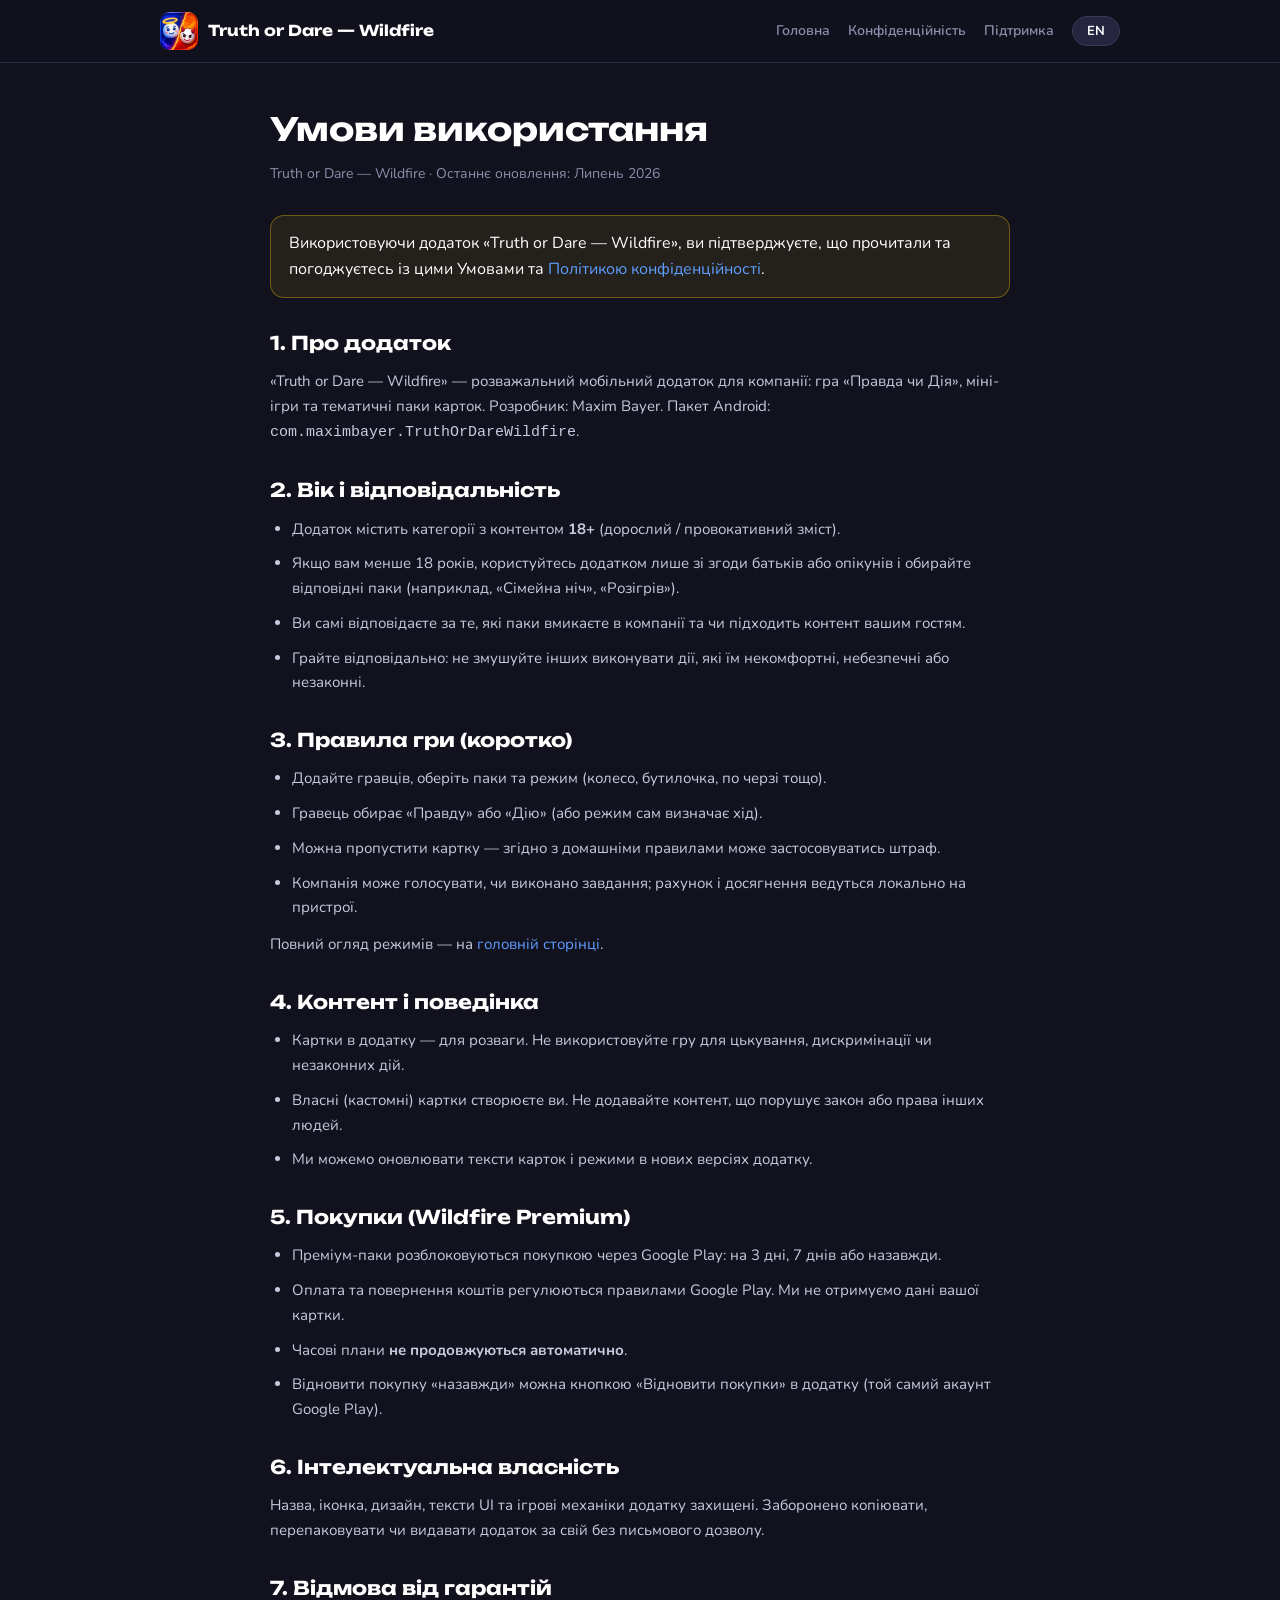
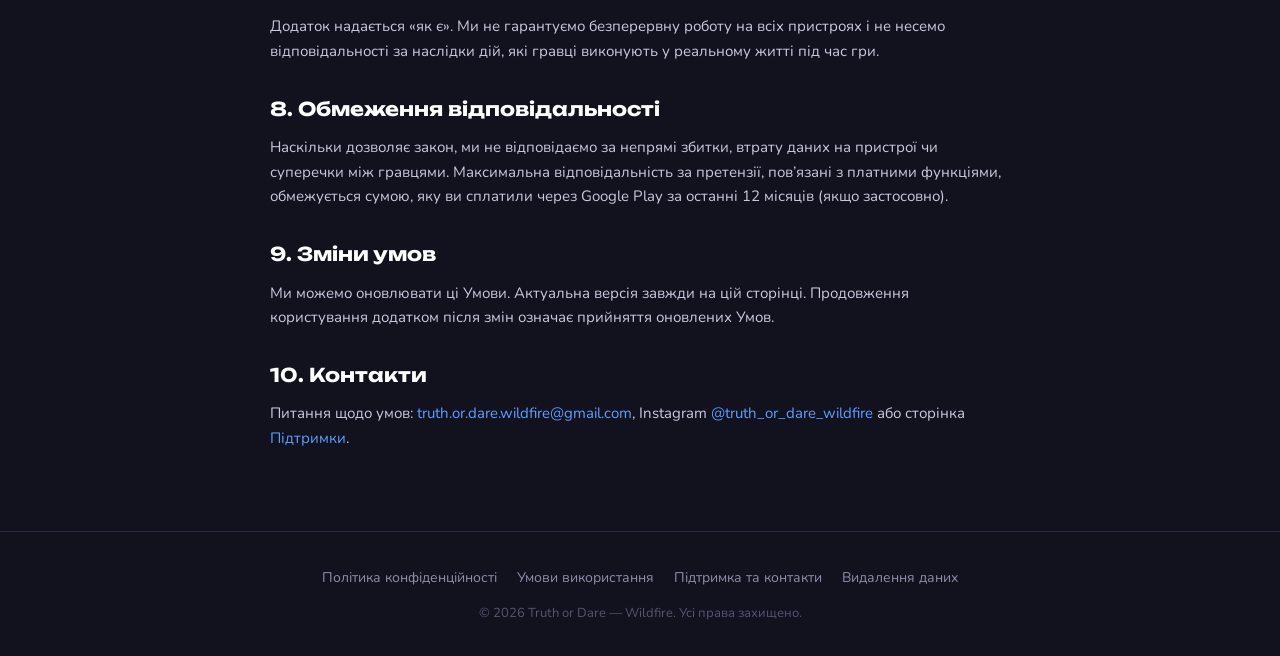
<file: terms.html>
<!DOCTYPE html>
<html lang="uk">
<head>
  <meta charset="UTF-8" />
  <meta name="viewport" content="width=device-width, initial-scale=1.0" />
  <title>Умови використання · Truth or Dare — Wildfire</title>
  <meta name="description" content="Умови використання та правила додатку Truth or Dare — Wildfire. Terms of Use for the Truth or Dare — Wildfire mobile app." />
  <link rel="icon" type="image/png" href="img/icon.png" />
  <link rel="preconnect" href="https://fonts.googleapis.com" />
  <link href="https://fonts.googleapis.com/css2?family=Unbounded:wght@600;700;800&family=Nunito:wght@400;600;700;800&display=swap" rel="stylesheet" />
  <link rel="stylesheet" href="css/style.css" />
  <script src="js/lang.js"></script>
</head>
<body>

<header>
  <nav class="nav">
    <a href="index.html" class="logo"><img src="img/icon.png" alt="Wildfire" /> Truth or Dare — Wildfire</a>
    <div class="nav-links">
      <a href="index.html"><span data-lang="uk">Головна</span><span data-lang="en">Home</span></a>
      <a href="privacy.html"><span data-lang="uk">Конфіденційність</span><span data-lang="en">Privacy</span></a>
      <a href="support.html"><span data-lang="uk">Підтримка</span><span data-lang="en">Support</span></a>
      <button class="lang-btn" onclick="toggleLang()">EN</button>
    </div>
  </nav>
</header>

<main class="legal">

  <div data-lang="uk">
    <h1>Умови використання</h1>
    <p class="updated">Truth or Dare — Wildfire · Останнє оновлення: Липень 2026</p>

    <div class="notice">
      Використовуючи додаток «Truth or Dare — Wildfire», ви підтверджуєте, що прочитали та погоджуєтесь із цими Умовами та <a href="privacy.html">Політикою конфіденційності</a>.
    </div>

    <h2>1. Про додаток</h2>
    <p>«Truth or Dare — Wildfire» — розважальний мобільний додаток для компанії: гра «Правда чи Дія», міні-ігри та тематичні паки карток. Розробник: Maxim Bayer. Пакет Android: <code>com.maximbayer.TruthOrDareWildfire</code>.</p>

    <h2>2. Вік і відповідальність</h2>
    <ul>
      <li>Додаток містить категорії з контентом <strong>18+</strong> (дорослий / провокативний зміст).</li>
      <li>Якщо вам менше 18 років, користуйтесь додатком лише зі згоди батьків або опікунів і обирайте відповідні паки (наприклад, «Сімейна ніч», «Розігрів»).</li>
      <li>Ви самі відповідаєте за те, які паки вмикаєте в компанії та чи підходить контент вашим гостям.</li>
      <li>Грайте відповідально: не змушуйте інших виконувати дії, які їм некомфортні, небезпечні або незаконні.</li>
    </ul>

    <h2>3. Правила гри (коротко)</h2>
    <ul>
      <li>Додайте гравців, оберіть паки та режим (колесо, бутилочка, по черзі тощо).</li>
      <li>Гравець обирає «Правду» або «Дію» (або режим сам визначає хід).</li>
      <li>Можна пропустити картку — згідно з домашніми правилами може застосовуватись штраф.</li>
      <li>Компанія може голосувати, чи виконано завдання; рахунок і досягнення ведуться локально на пристрої.</li>
    </ul>
    <p>Повний огляд режимів — на <a href="index.html#how">головній сторінці</a>.</p>

    <h2>4. Контент і поведінка</h2>
    <ul>
      <li>Картки в додатку — для розваги. Не використовуйте гру для цькування, дискримінації чи незаконних дій.</li>
      <li>Власні (кастомні) картки створюєте ви. Не додавайте контент, що порушує закон або права інших людей.</li>
      <li>Ми можемо оновлювати тексти карток і режими в нових версіях додатку.</li>
    </ul>

    <h2>5. Покупки (Wildfire Premium)</h2>
    <ul>
      <li>Преміум-паки розблоковуються покупкою через Google Play: на 3 дні, 7 днів або назавжди.</li>
      <li>Оплата та повернення коштів регулюються правилами Google Play. Ми не отримуємо дані вашої картки.</li>
      <li>Часові плани <strong>не продовжуються автоматично</strong>.</li>
      <li>Відновити покупку «назавжди» можна кнопкою «Відновити покупки» в додатку (той самий акаунт Google Play).</li>
    </ul>

    <h2>6. Інтелектуальна власність</h2>
    <p>Назва, іконка, дизайн, тексти UI та ігрові механіки додатку захищені. Заборонено копіювати, перепаковувати чи видавати додаток за свій без письмового дозволу.</p>

    <h2>7. Відмова від гарантій</h2>
    <p>Додаток надається «як є». Ми не гарантуємо безперервну роботу на всіх пристроях і не несемо відповідальності за наслідки дій, які гравці виконують у реальному житті під час гри.</p>

    <h2>8. Обмеження відповідальності</h2>
    <p>Наскільки дозволяє закон, ми не відповідаємо за непрямі збитки, втрату даних на пристрої чи суперечки між гравцями. Максимальна відповідальність за претензії, пов’язані з платними функціями, обмежується сумою, яку ви сплатили через Google Play за останні 12 місяців (якщо застосовно).</p>

    <h2>9. Зміни умов</h2>
    <p>Ми можемо оновлювати ці Умови. Актуальна версія завжди на цій сторінці. Продовження користування додатком після змін означає прийняття оновлених Умов.</p>

    <h2>10. Контакти</h2>
    <p>Питання щодо умов: <a href="mailto:truth.or.dare.wildfire@gmail.com">truth.or.dare.wildfire@gmail.com</a>, Instagram <a href="https://www.instagram.com/truth_or_dare_wildfire" target="_blank" rel="noopener">@truth_or_dare_wildfire</a> або сторінка <a href="support.html">Підтримки</a>.</p>
  </div>

  <div data-lang="en">
    <h1>Terms of Use</h1>
    <p class="updated">Truth or Dare — Wildfire · Last updated: July 2026</p>

    <div class="notice">
      By using the "Truth or Dare — Wildfire" app, you confirm that you have read and agree to these Terms and the <a href="privacy.html">Privacy Policy</a>.
    </div>

    <h2>1. About the app</h2>
    <p>"Truth or Dare — Wildfire" is an entertainment mobile app for groups: Truth or Dare, mini-games and themed card packs. Developer: Maxim Bayer. Android package: <code>com.maximbayer.TruthOrDareWildfire</code>.</p>

    <h2>2. Age and responsibility</h2>
    <ul>
      <li>The app includes <strong>18+</strong> categories (adult / provocative content).</li>
      <li>If you are under 18, use the app only with parental or guardian consent and choose suitable packs (e.g. Family night, Warm-up).</li>
      <li>You are responsible for which packs you enable and whether the content fits your guests.</li>
      <li>Play responsibly: never force others into actions that are uncomfortable, unsafe or illegal.</li>
    </ul>

    <h2>3. How to play (summary)</h2>
    <ul>
      <li>Add players, pick packs and a mode (wheel, bottle, turns, etc.).</li>
      <li>A player chooses Truth or Dare (or the mode picks the turn).</li>
      <li>Cards can be skipped — house rules may apply a penalty.</li>
      <li>The group may vote on whether a dare was done; score and achievements stay on device.</li>
    </ul>
    <p>Full overview of modes — on the <a href="index.html#how">home page</a>.</p>

    <h2>4. Content and conduct</h2>
    <ul>
      <li>In-app cards are for fun. Do not use the game for bullying, discrimination or illegal acts.</li>
      <li>You create custom cards. Do not add content that breaks the law or harms others' rights.</li>
      <li>We may update card texts and modes in future app versions.</li>
    </ul>

    <h2>5. Purchases (Wildfire Premium)</h2>
    <ul>
      <li>Premium packs unlock via Google Play: 3 days, 7 days, or forever.</li>
      <li>Payment and refunds follow Google Play rules. We never receive your card details.</li>
      <li>Timed plans <strong>do not auto-renew</strong>.</li>
      <li>Restore a forever purchase with "Restore purchases" in the app (same Google Play account).</li>
    </ul>

    <h2>6. Intellectual property</h2>
    <p>The name, icon, design, UI text and game mechanics are protected. Copying, repackaging or redistributing the app as your own without written permission is prohibited.</p>

    <h2>7. Disclaimer</h2>
    <p>The app is provided "as is". We do not guarantee uninterrupted operation on every device and are not responsible for real-life consequences of actions players choose during the game.</p>

    <h2>8. Limitation of liability</h2>
    <p>To the fullest extent permitted by law, we are not liable for indirect damages, on-device data loss, or disputes between players. Liability related to paid features is limited to what you paid via Google Play in the last 12 months (where applicable).</p>

    <h2>9. Changes</h2>
    <p>We may update these Terms. The current version is always on this page. Continued use after changes means you accept the updated Terms.</p>

    <h2>10. Contact</h2>
    <p>Questions about these Terms: <a href="mailto:truth.or.dare.wildfire@gmail.com">truth.or.dare.wildfire@gmail.com</a>, Instagram <a href="https://www.instagram.com/truth_or_dare_wildfire" target="_blank" rel="noopener">@truth_or_dare_wildfire</a> or the <a href="support.html">Support</a> page.</p>
  </div>

</main>

<footer>
  <div class="flinks">
    <a href="privacy.html"><span data-lang="uk">Політика конфіденційності</span><span data-lang="en">Privacy Policy</span></a>
    <a href="terms.html"><span data-lang="uk">Умови використання</span><span data-lang="en">Terms of Use</span></a>
    <a href="support.html"><span data-lang="uk">Підтримка та контакти</span><span data-lang="en">Support & Contact</span></a>
    <a href="support.html#delete-data"><span data-lang="uk">Видалення даних</span><span data-lang="en">Data deletion</span></a>
  </div>
  <p class="copy">© 2026 Truth or Dare — Wildfire. <span data-lang="uk">Усі права захищено.</span><span data-lang="en">All rights reserved.</span></p>
</footer>

</body>
</html>
</file>
<file: css/style.css>
/* Truth or Dare — Wildfire · сайт додатку */
:root {
  --bg: #12121f;
  --bg-card: #1c1c2e;
  --bg-card2: #252540;
  --text: #ffffff;
  --muted: #8e8eab;
  --accent: #ffcc00;
  --green: #2bb765;
  --grad-main: linear-gradient(135deg, #6a11cb 0%, #2575fc 100%);
  --grad-fire: linear-gradient(135deg, #ff512f 0%, #f09819 100%);
  --radius: 20px;
}

* { margin: 0; padding: 0; box-sizing: border-box; }

html { scroll-behavior: smooth; }

body {
  background: var(--bg);
  color: var(--text);
  font-family: 'Nunito', system-ui, -apple-system, sans-serif;
  line-height: 1.65;
  overflow-x: hidden;
}

h1, h2, h3, .logo { font-family: 'Unbounded', sans-serif; }

a { color: #5e9eff; text-decoration: none; }
a:hover { text-decoration: underline; }

.container { max-width: 1000px; margin: 0 auto; padding: 0 20px; }

/* ── Header ── */
header {
  position: sticky; top: 0; z-index: 50;
  background: rgba(18, 18, 31, 0.92);
  backdrop-filter: blur(10px);
  border-bottom: 1px solid #2a2a40;
}
.nav {
  display: flex; align-items: center; justify-content: space-between;
  padding: 12px 20px; max-width: 1000px; margin: 0 auto;
}
.logo { display: flex; align-items: center; gap: 10px; font-size: 15px; font-weight: 700; color: #fff; }
.logo img { width: 38px; height: 38px; border-radius: 10px; }
.nav-links { display: flex; align-items: center; gap: 18px; flex-wrap: wrap; }
.nav-links a { color: var(--muted); font-size: 14px; font-weight: 600; }
.nav-links a:hover { color: #fff; text-decoration: none; }
.lang-btn {
  background: var(--bg-card2); color: #fff; border: 1px solid #3a3a55;
  border-radius: 20px; padding: 5px 14px; font-size: 13px; font-weight: 700;
  cursor: pointer; font-family: inherit;
}
.lang-btn:hover { border-color: var(--accent); }

/* ── Hero ── */
.hero {
  text-align: center; padding: 70px 20px 50px;
  position: relative;
  background:
    radial-gradient(ellipse 60% 50% at 20% 0%, rgba(106, 17, 203, 0.35), transparent),
    radial-gradient(ellipse 60% 50% at 80% 0%, rgba(255, 81, 47, 0.25), transparent),
    linear-gradient(180deg, #1a0a2e 0%, #12121f 100%);
}
.hero::after {
  content: '';
  position: absolute; inset: auto 0 0 0; height: 80px;
  background: linear-gradient(transparent, var(--bg));
  pointer-events: none;
}
.hero img.appicon {
  width: 120px; height: 120px; border-radius: 28px;
  box-shadow: 0 12px 40px rgba(106, 17, 203, 0.45);
  margin-bottom: 24px;
}
.hero h1 { font-size: clamp(28px, 5vw, 46px); font-weight: 800; }
.hero h1 .fire {
  background: var(--grad-fire);
  -webkit-background-clip: text; background-clip: text; color: transparent;
}
.hero p.tagline { color: var(--muted); font-size: 18px; margin: 16px auto 30px; max-width: 560px; }
.badges { display: flex; gap: 14px; justify-content: center; flex-wrap: wrap; }
.btn {
  display: inline-flex; align-items: center; gap: 10px;
  padding: 14px 28px; border-radius: 30px; font-weight: 800; font-size: 16px;
  color: #fff; transition: transform 0.15s ease, box-shadow 0.15s ease;
}
.btn:hover { transform: translateY(-2px) scale(1.02); text-decoration: none; }
.btn-play { background: var(--grad-main); box-shadow: 0 8px 24px rgba(37, 117, 252, 0.35); }
.btn-ghost { background: var(--bg-card2); border: 1px solid #3a3a55; }
.age-note { color: var(--muted); font-size: 13px; margin-top: 18px; }

/* ── Sections ── */
section { padding: 56px 0; }
section h2 {
  font-size: clamp(22px, 3.5vw, 30px); text-align: center; margin-bottom: 10px;
}
section p.sub { color: var(--muted); text-align: center; max-width: 620px; margin: 0 auto 36px; }

.grid { display: grid; grid-template-columns: repeat(auto-fit, minmax(230px, 1fr)); gap: 16px; }
.card {
  background: var(--bg-card); border: 1px solid #2a2a40;
  border-radius: var(--radius); padding: 22px;
  transition: transform 0.15s ease, border-color 0.15s ease;
}
.card:hover { transform: translateY(-3px); border-color: #3a3a55; }
.card .emoji { font-size: 34px; display: block; margin-bottom: 10px; }
.card h3 { font-size: 15px; margin-bottom: 8px; }
.card p { color: var(--muted); font-size: 14px; }

/* ── How to play (правила) ── */
.steps { counter-reset: step; display: grid; gap: 14px; max-width: 720px; margin: 0 auto; }
.step {
  background: var(--bg-card); border: 1px solid #2a2a40; border-radius: var(--radius);
  padding: 18px 22px 18px 66px; position: relative;
}
.step::before {
  counter-increment: step; content: counter(step);
  position: absolute; left: 18px; top: 50%; transform: translateY(-50%);
  width: 34px; height: 34px; border-radius: 50%;
  background: var(--grad-main); color: #fff; font-weight: 800;
  display: flex; align-items: center; justify-content: center;
  font-family: 'Unbounded', sans-serif; font-size: 14px;
}
.step h3 { font-size: 15px; margin-bottom: 4px; }
.step p { color: var(--muted); font-size: 14px; }

.feature-banner { width: 100%; border-radius: var(--radius); border: 1px solid #2a2a40; display: block; }

/* ── Premium table ── */
.plans { display: grid; grid-template-columns: repeat(auto-fit, minmax(220px, 1fr)); gap: 16px; max-width: 820px; margin: 0 auto; }
.plan {
  background: var(--bg-card); border: 1px solid #2a2a40; border-radius: var(--radius);
  padding: 26px 22px; text-align: center;
}
.plan.best { border-color: var(--accent); background: rgba(255, 204, 0, 0.06); position: relative; }
.plan.best .ribbon {
  position: absolute; top: -12px; left: 50%; transform: translateX(-50%);
  background: var(--accent); color: #1c1c2e; font-size: 11px; font-weight: 800;
  padding: 3px 12px; border-radius: 8px; white-space: nowrap;
}
.plan .emoji { font-size: 32px; }
.plan h3 { margin: 10px 0 4px; font-size: 17px; }
.plan .price { font-size: 22px; font-weight: 800; color: var(--accent); margin: 8px 0; font-family: 'Unbounded', sans-serif; }
.plan p { color: var(--muted); font-size: 13px; }

/* ── Legal pages ── */
.legal { max-width: 780px; margin: 0 auto; padding: 40px 20px 70px; }
.legal h1 { font-size: clamp(24px, 4vw, 32px); margin-bottom: 6px; }
.legal .updated { color: var(--muted); font-size: 14px; margin-bottom: 30px; }
.legal h2 { font-size: 19px; margin: 30px 0 10px; text-align: left; }
.legal p, .legal li { color: #c9c9dd; font-size: 15px; margin-bottom: 10px; }
.legal ul { padding-left: 22px; margin-bottom: 12px; }
.legal .notice {
  background: rgba(255, 204, 0, 0.08); border: 1px solid rgba(255, 204, 0, 0.35);
  border-radius: 14px; padding: 14px 18px; margin: 20px 0;
}

/* ── Page hero (внутрішні сторінки) ── */
.page-hero {
  text-align: center; padding: 48px 20px 10px;
  background:
    radial-gradient(ellipse 50% 60% at 30% 0%, rgba(106, 17, 203, 0.28), transparent),
    radial-gradient(ellipse 50% 60% at 70% 0%, rgba(255, 81, 47, 0.2), transparent);
}
.page-hero h1 { font-size: clamp(24px, 4vw, 34px); margin-bottom: 10px; }
.narrow { max-width: 780px; margin: 0 auto; }

/* ── Contact cards ── */
.contact-grid { display: grid; grid-template-columns: repeat(auto-fit, minmax(240px, 1fr)); gap: 16px; max-width: 900px; margin: 0 auto; }
.contact-card {
  background: var(--bg-card); border: 1px solid #2a2a40; border-radius: var(--radius);
  padding: 26px; text-align: center;
  transition: transform 0.15s ease, border-color 0.15s ease;
}
.contact-card.contact-link { color: inherit; display: block; }
.contact-card.contact-link:hover { transform: translateY(-3px); border-color: #5e9eff; text-decoration: none; }
a.contact-card.contact-link[href^="https://www.instagram"]:hover { border-color: #e1306c; }
.contact-card .emoji { font-size: 36px; display: block; margin-bottom: 12px; }
.contact-card h3 { font-size: 16px; margin-bottom: 6px; }
.contact-card p { color: var(--muted); font-size: 14px; }
.contact-card .chip {
  display: inline-block; margin-top: 12px; background: rgba(225, 48, 108, 0.15);
  color: #ff7ab8; font-size: 11px; font-weight: 800; padding: 4px 10px; border-radius: 8px;
}
.contact-card code { font-size: 11px; color: #aaaac0; word-break: break-all; }

/* ── FAQ ── */
.faq { display: grid; gap: 10px; }
.faq details {
  background: var(--bg-card); border: 1px solid #2a2a40; border-radius: 16px;
  padding: 4px 18px;
}
.faq summary {
  cursor: pointer; font-weight: 800; font-size: 15px; padding: 14px 0;
  list-style: none; display: flex; align-items: center; justify-content: space-between; gap: 12px;
}
.faq summary::-webkit-details-marker { display: none; }
.faq summary::after { content: '+'; color: var(--accent); font-size: 20px; font-weight: 700; }
.faq details[open] summary::after { content: '−'; }
.faq details p { color: var(--muted); font-size: 14px; padding-bottom: 14px; }

/* ── Safety / Play checklist ── */
.checklist { display: grid; gap: 12px; max-width: 720px; margin: 0 auto; }
.check-item {
  display: flex; gap: 14px; align-items: flex-start;
  background: var(--bg-card); border: 1px solid #2a2a40; border-radius: 16px; padding: 16px 18px;
}
.check-item .mark {
  flex-shrink: 0; width: 28px; height: 28px; border-radius: 50%;
  background: rgba(43, 183, 101, 0.18); color: var(--green);
  display: flex; align-items: center; justify-content: center; font-weight: 800;
}
.check-item h3 { font-size: 14px; margin-bottom: 2px; }
.check-item p { color: var(--muted); font-size: 13px; margin: 0; }

/* ── Footer ── */
footer { border-top: 1px solid #2a2a40; padding: 34px 20px; text-align: center; }
footer .flinks { display: flex; gap: 20px; justify-content: center; flex-wrap: wrap; margin-bottom: 14px; }
footer .flinks a { color: var(--muted); font-size: 14px; }
footer .flinks a:hover { color: #fff; }
footer .copy { color: #55556e; font-size: 13px; }

/* ── Мовний перемикач ── */
[data-lang] { display: none; }
html[lang="uk"] [data-lang="uk"] { display: revert; }
html[lang="en"] [data-lang="en"] { display: revert; }

@media (max-width: 640px) {
  .nav-links { gap: 12px; }
  .nav-links a { font-size: 13px; }
  section { padding: 40px 0; }
}
</file>
